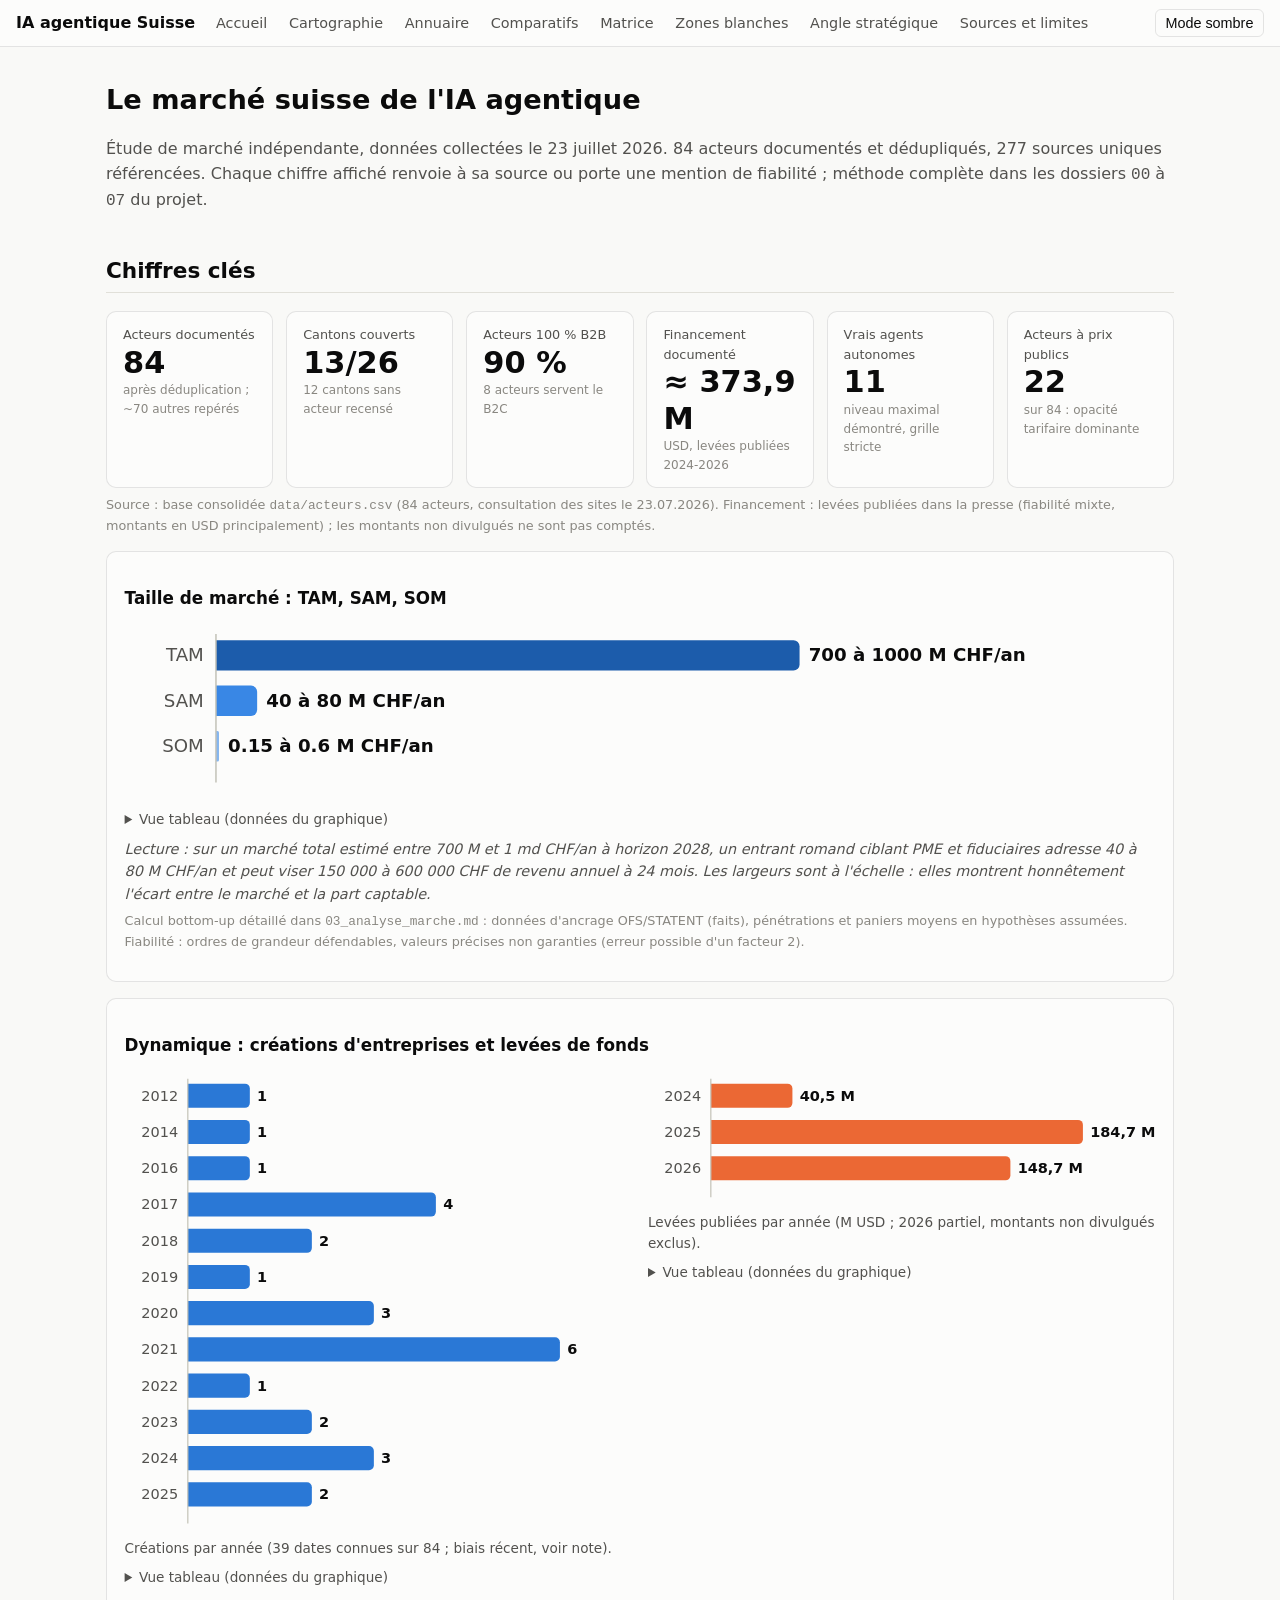
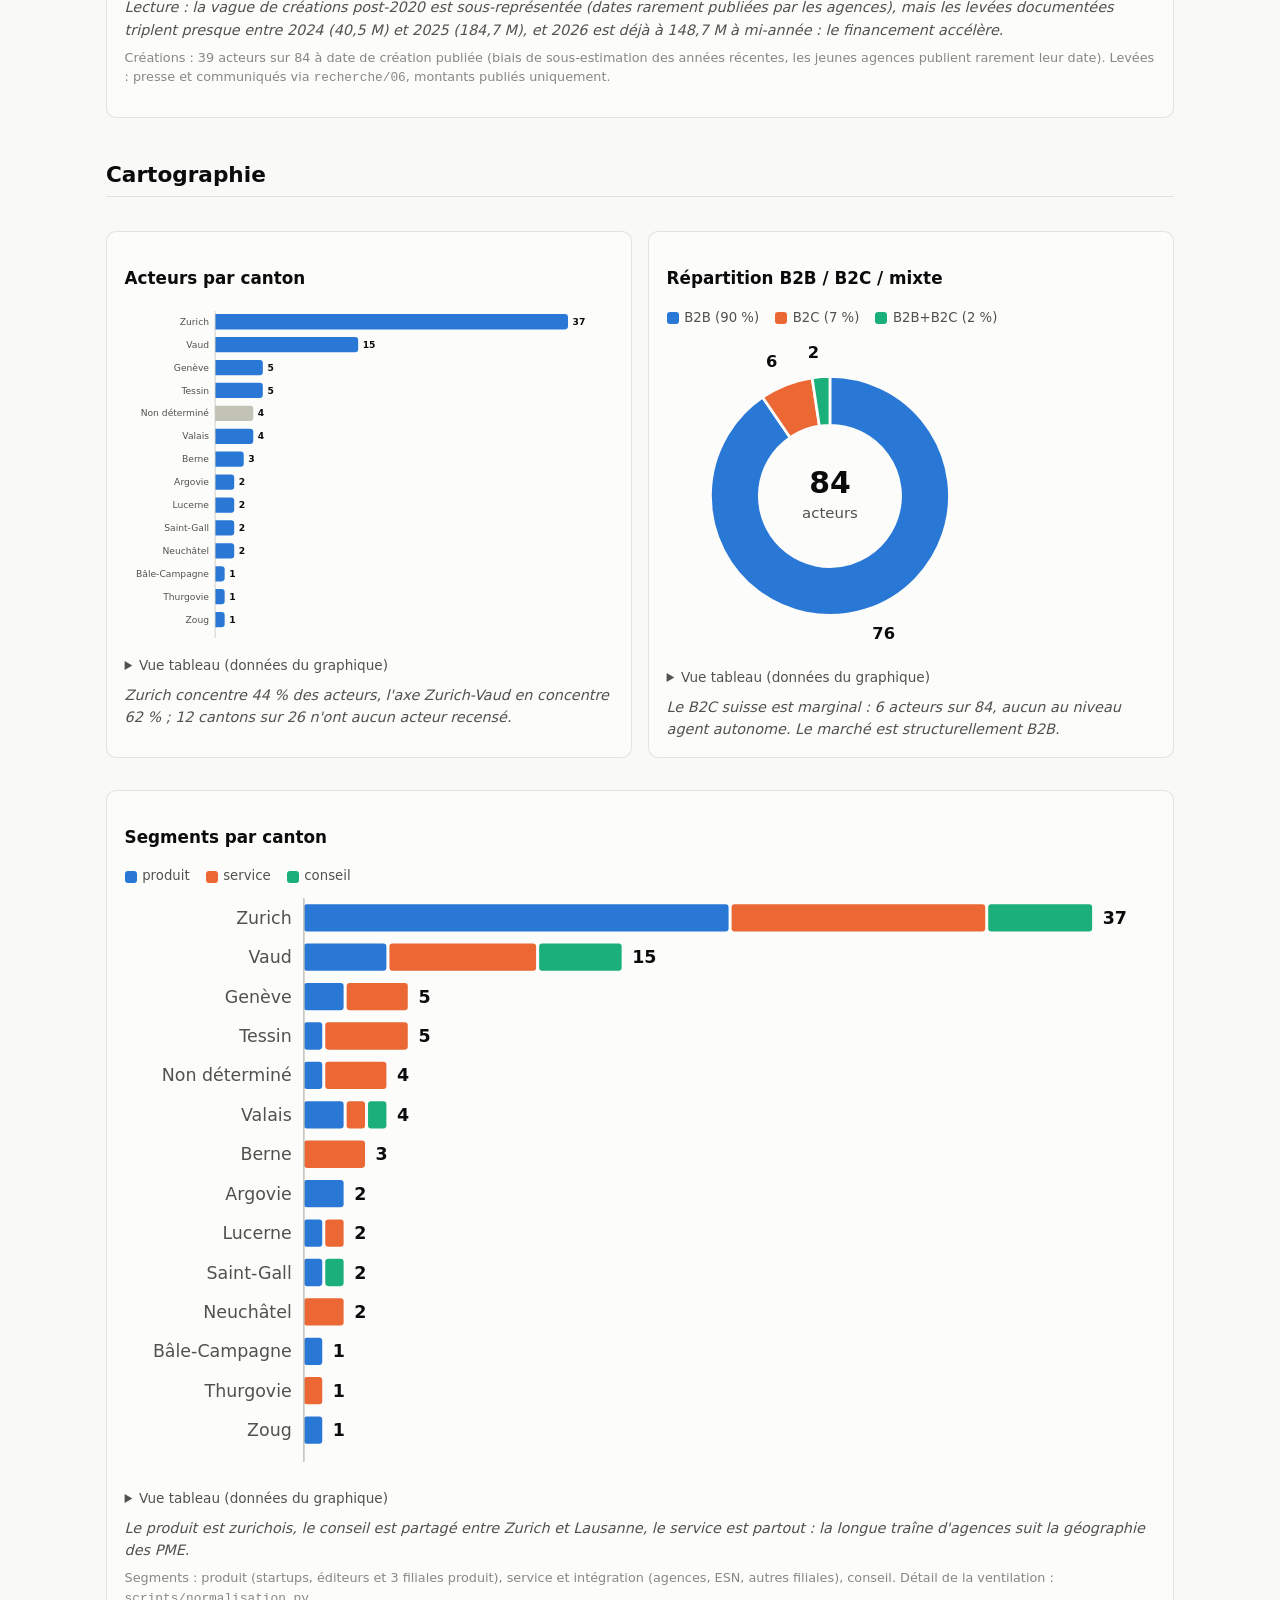
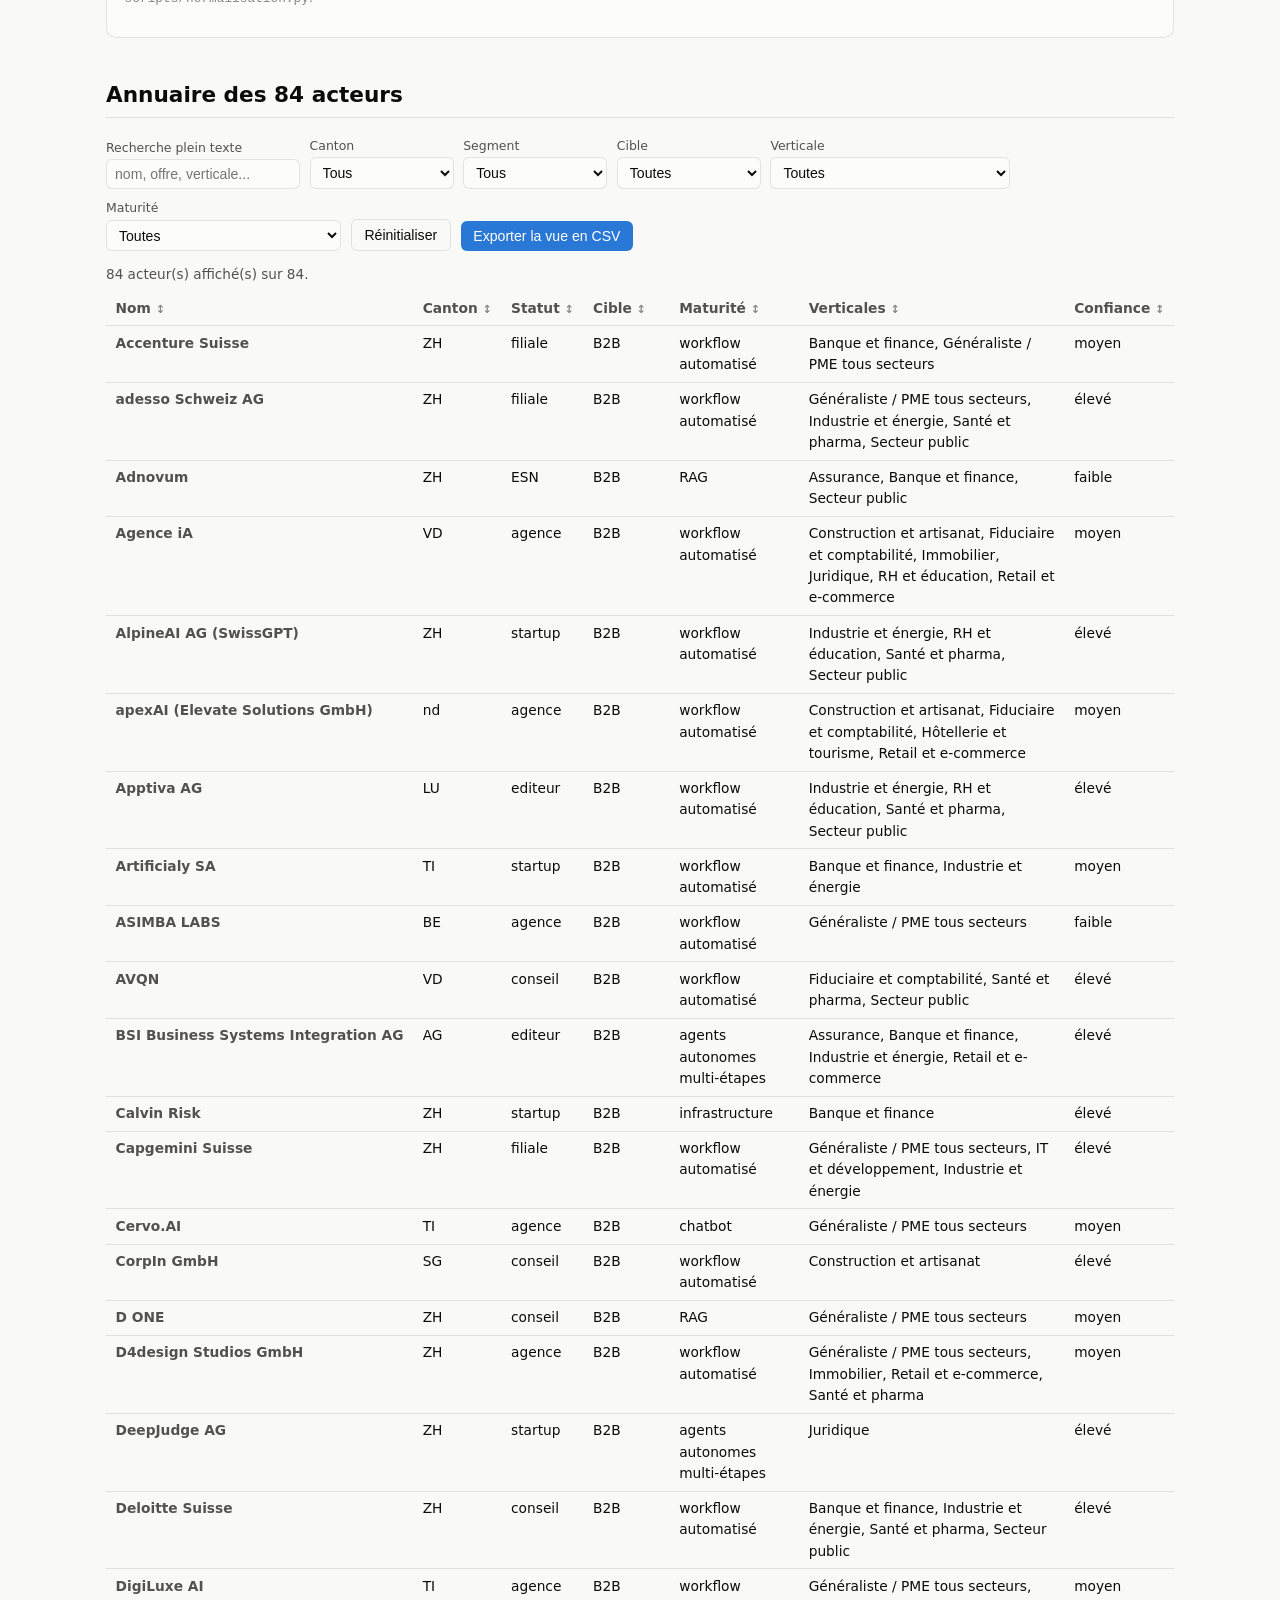
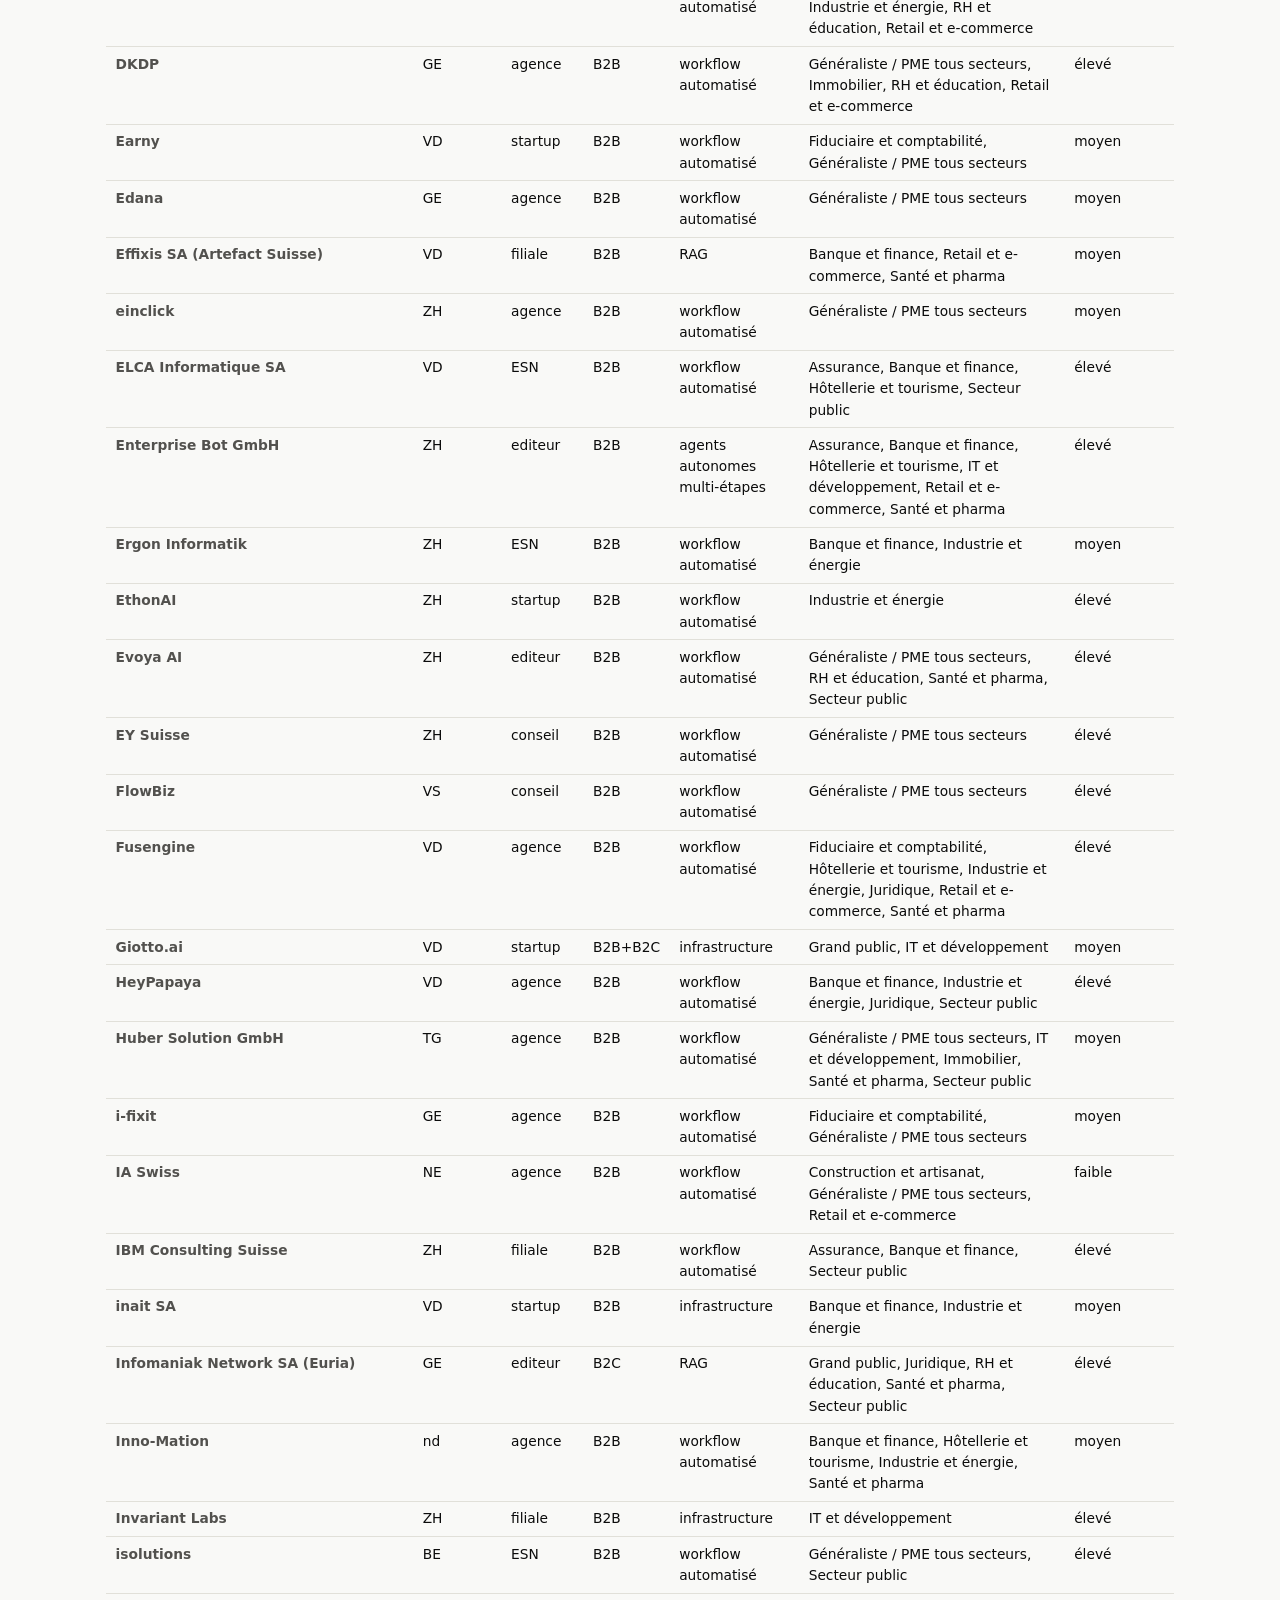
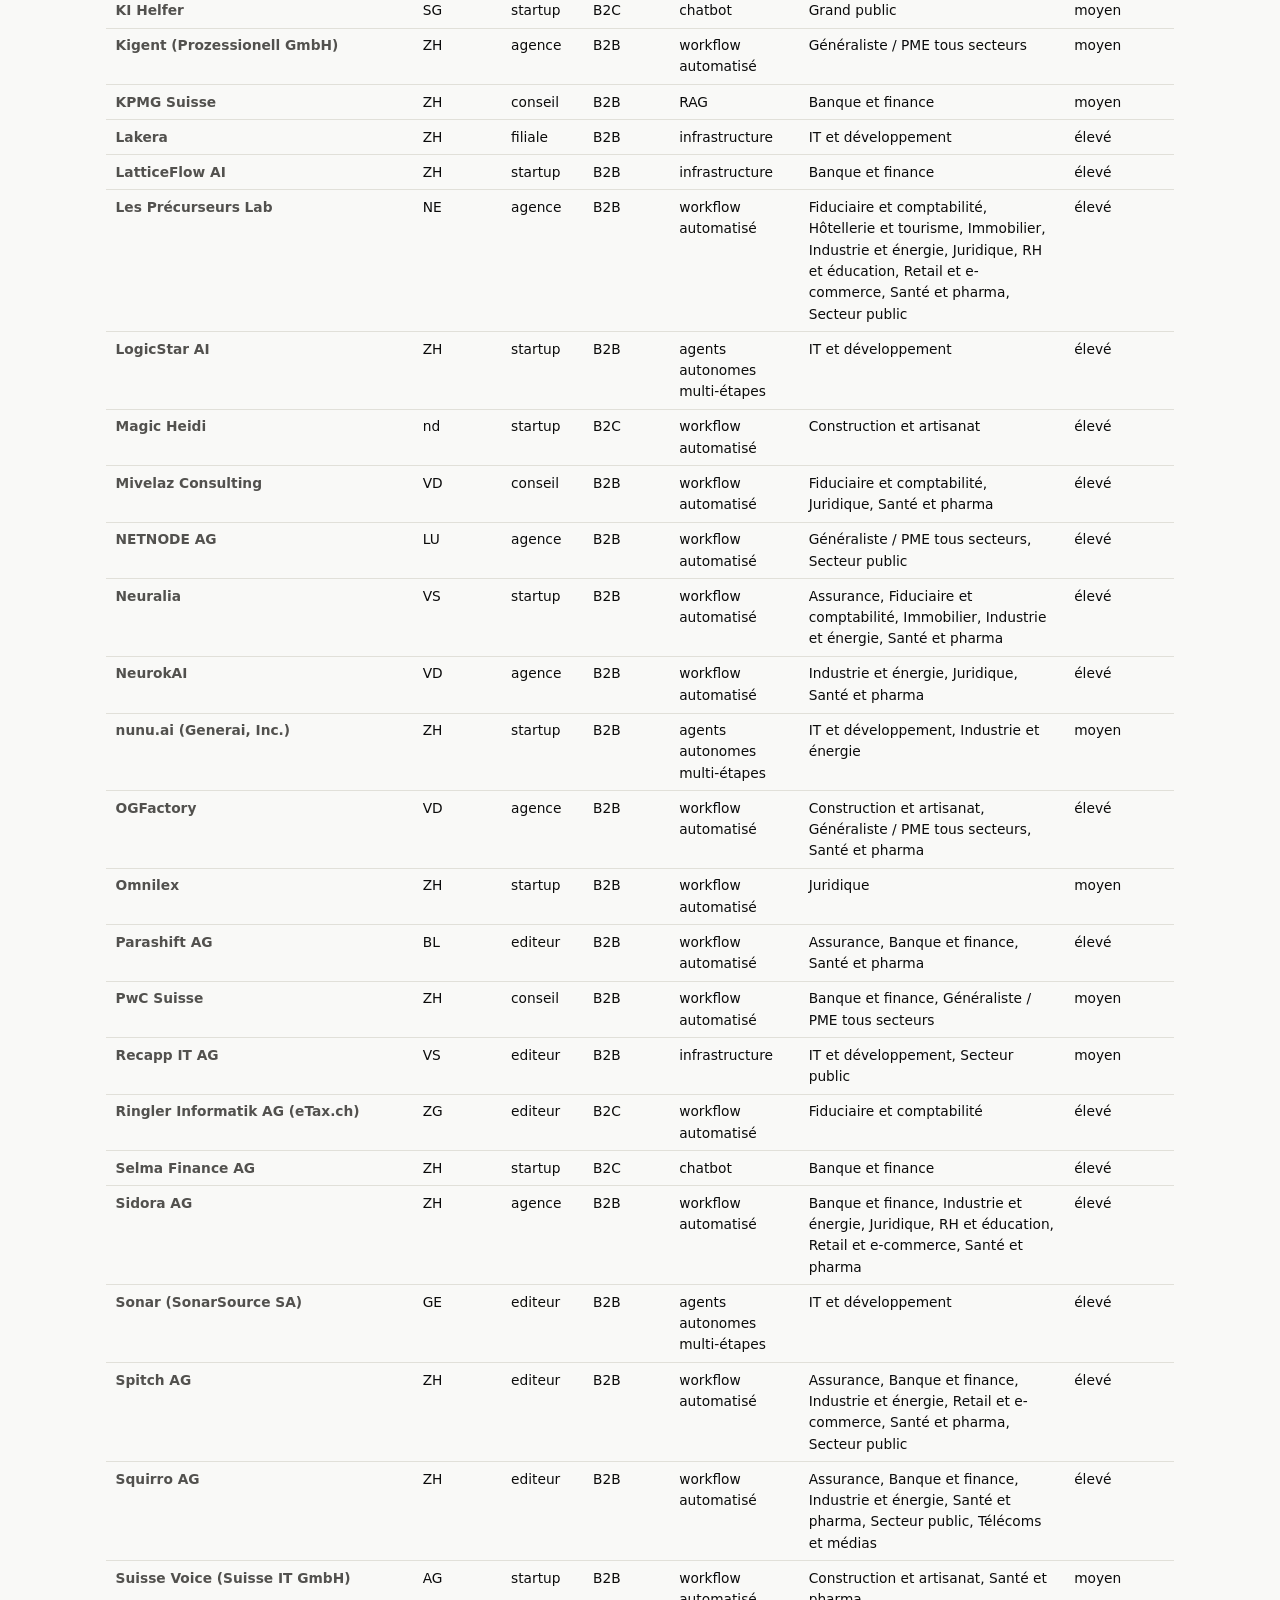
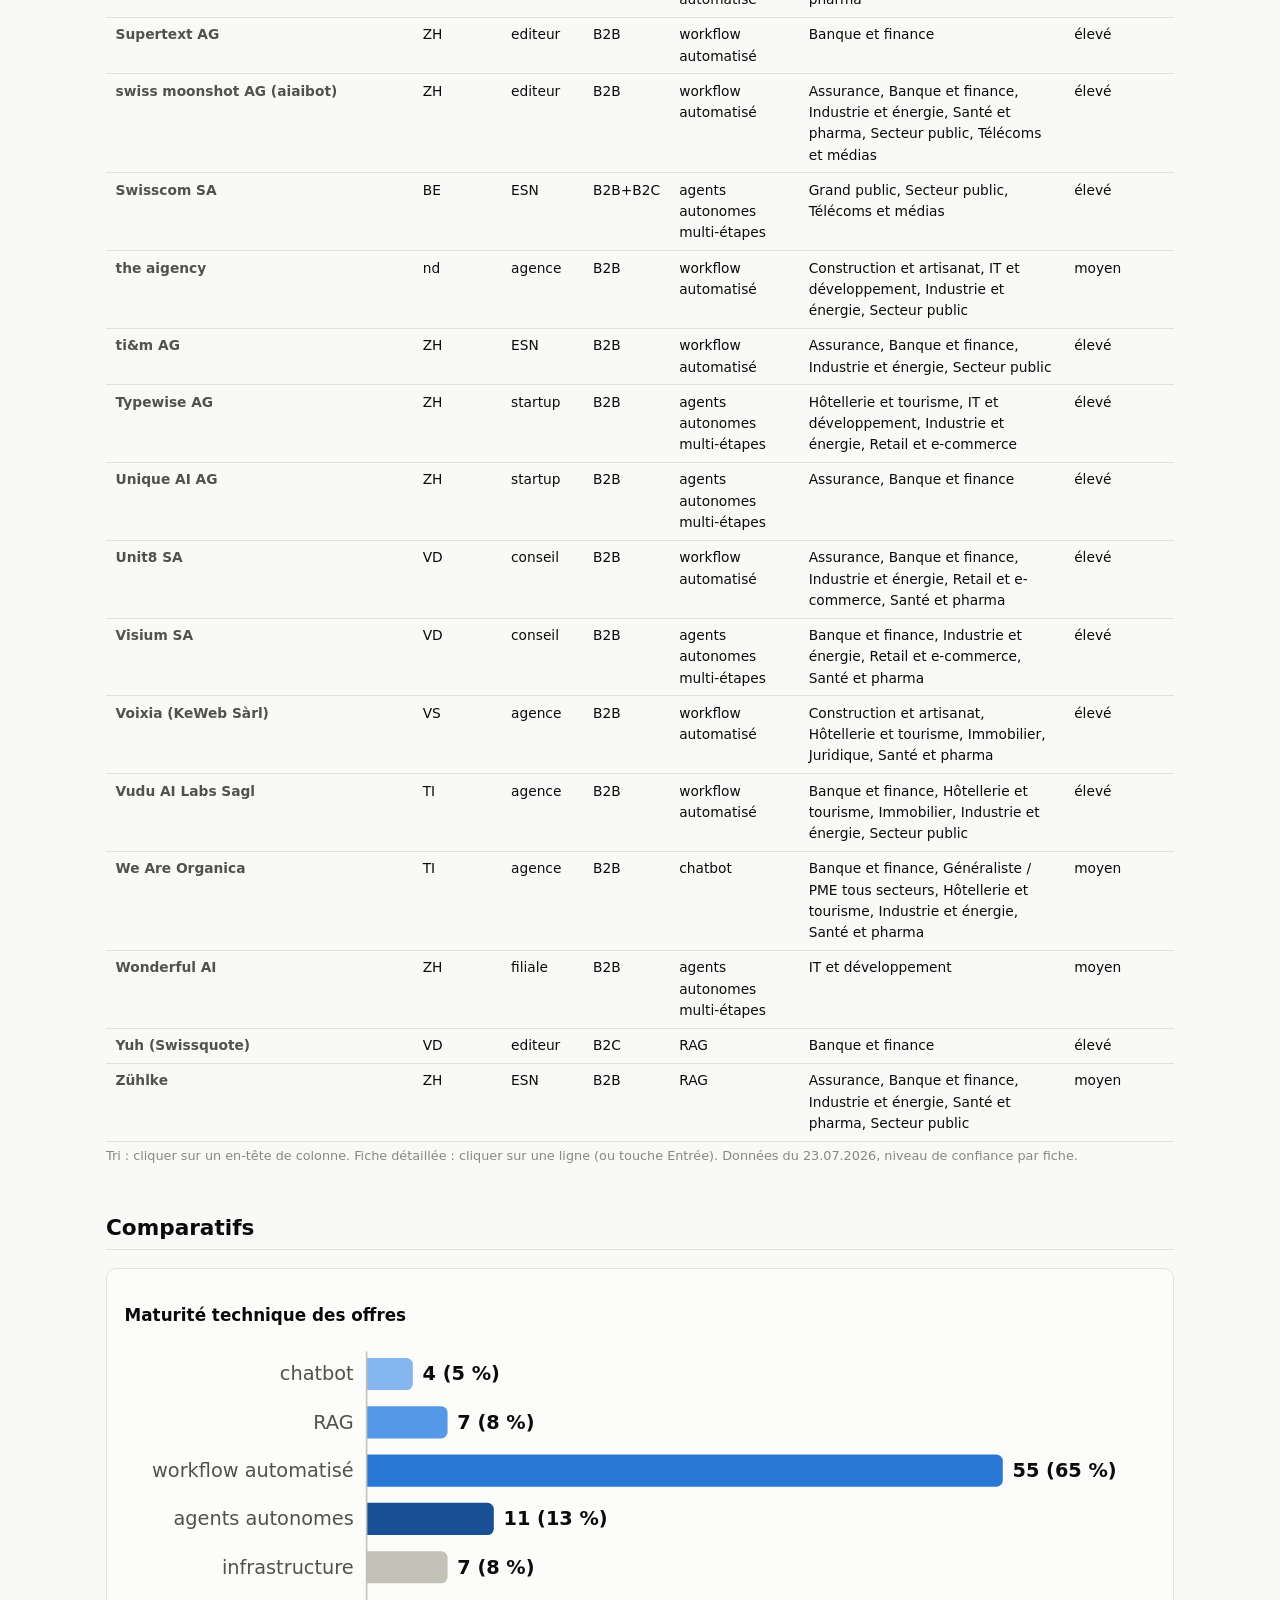
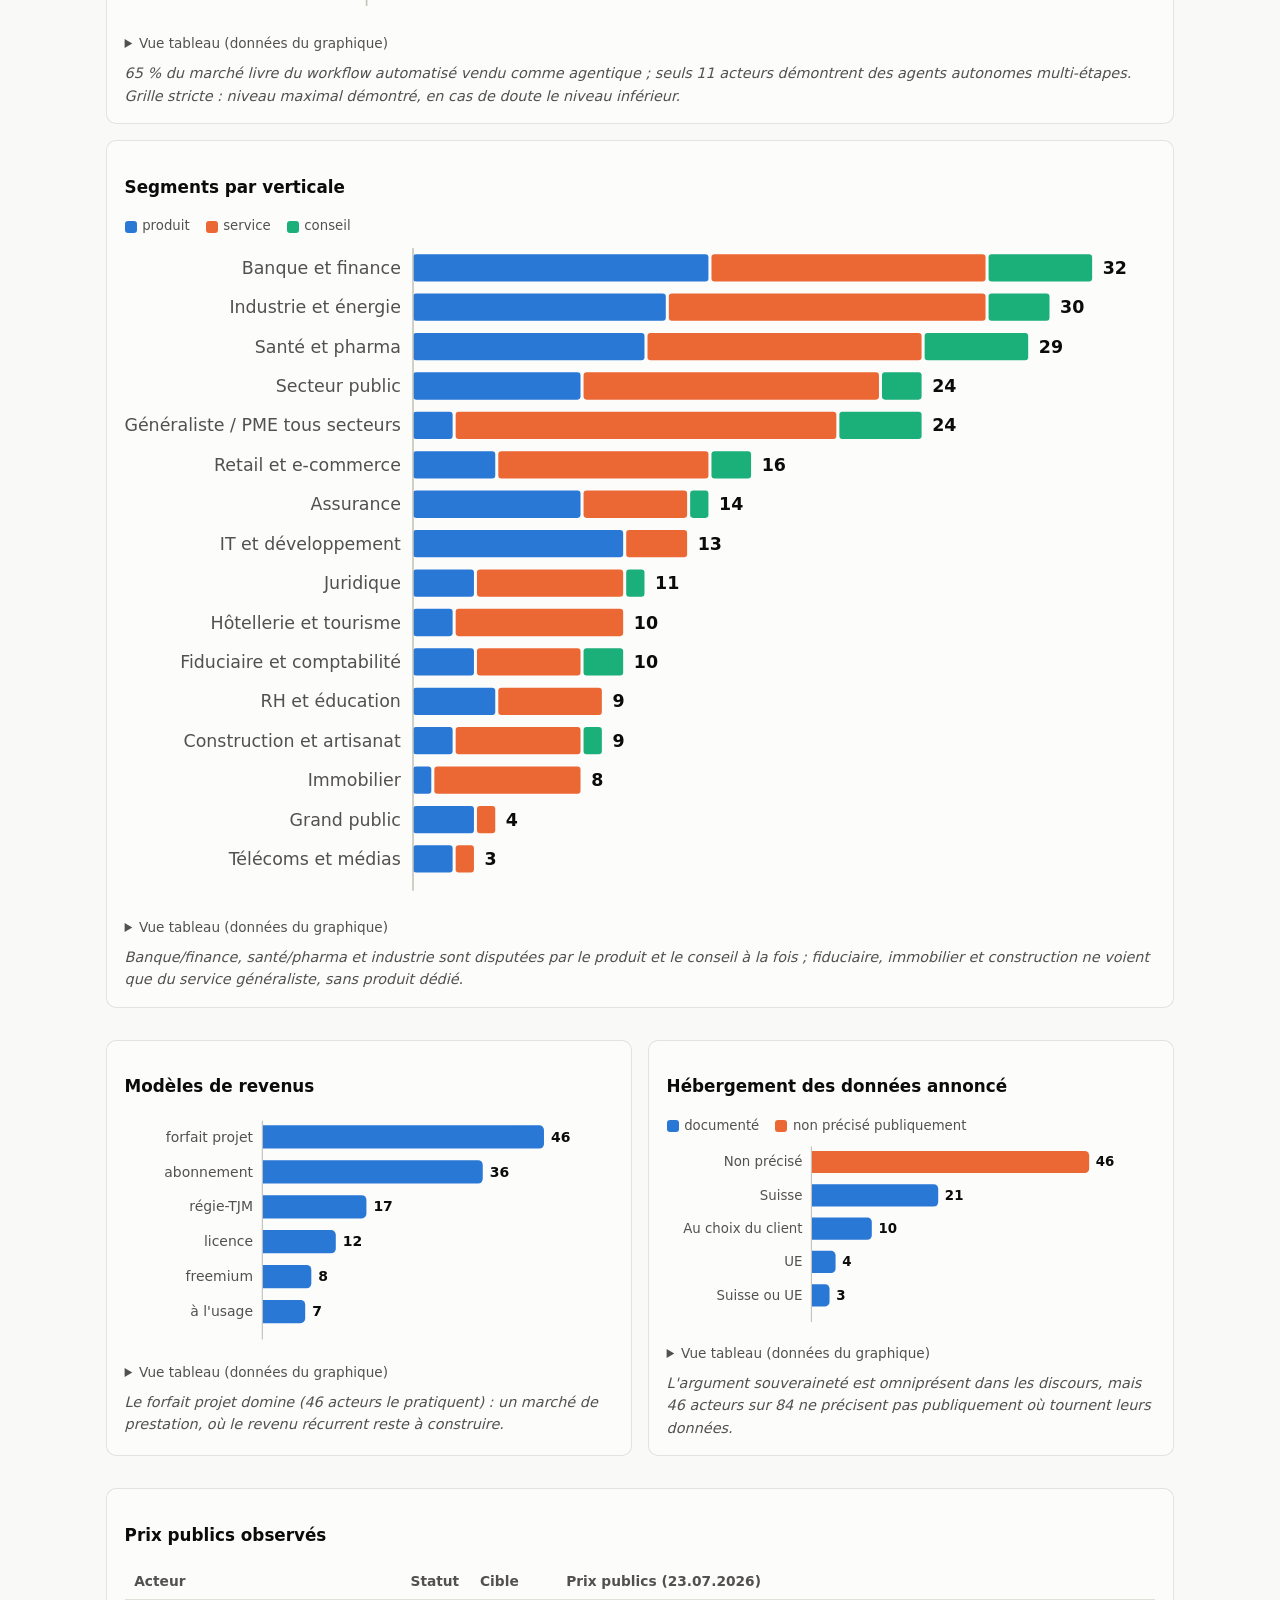
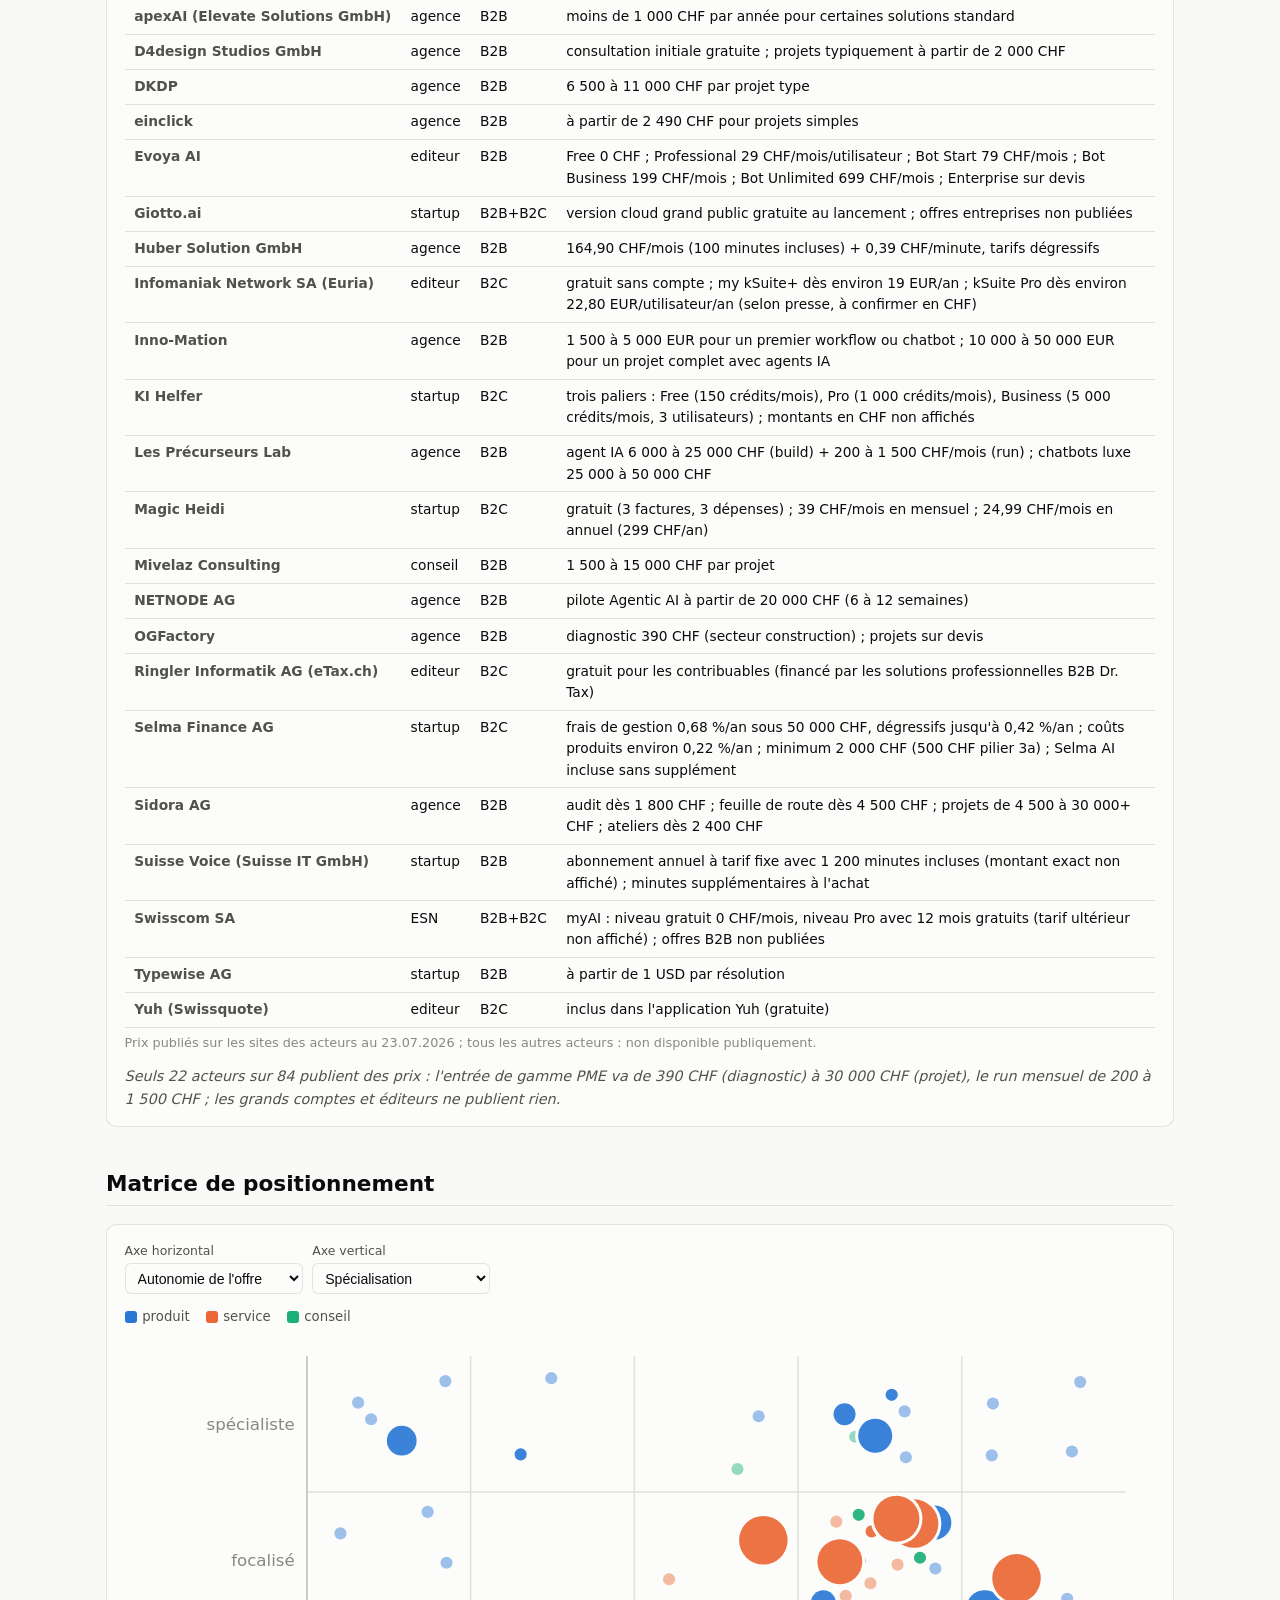
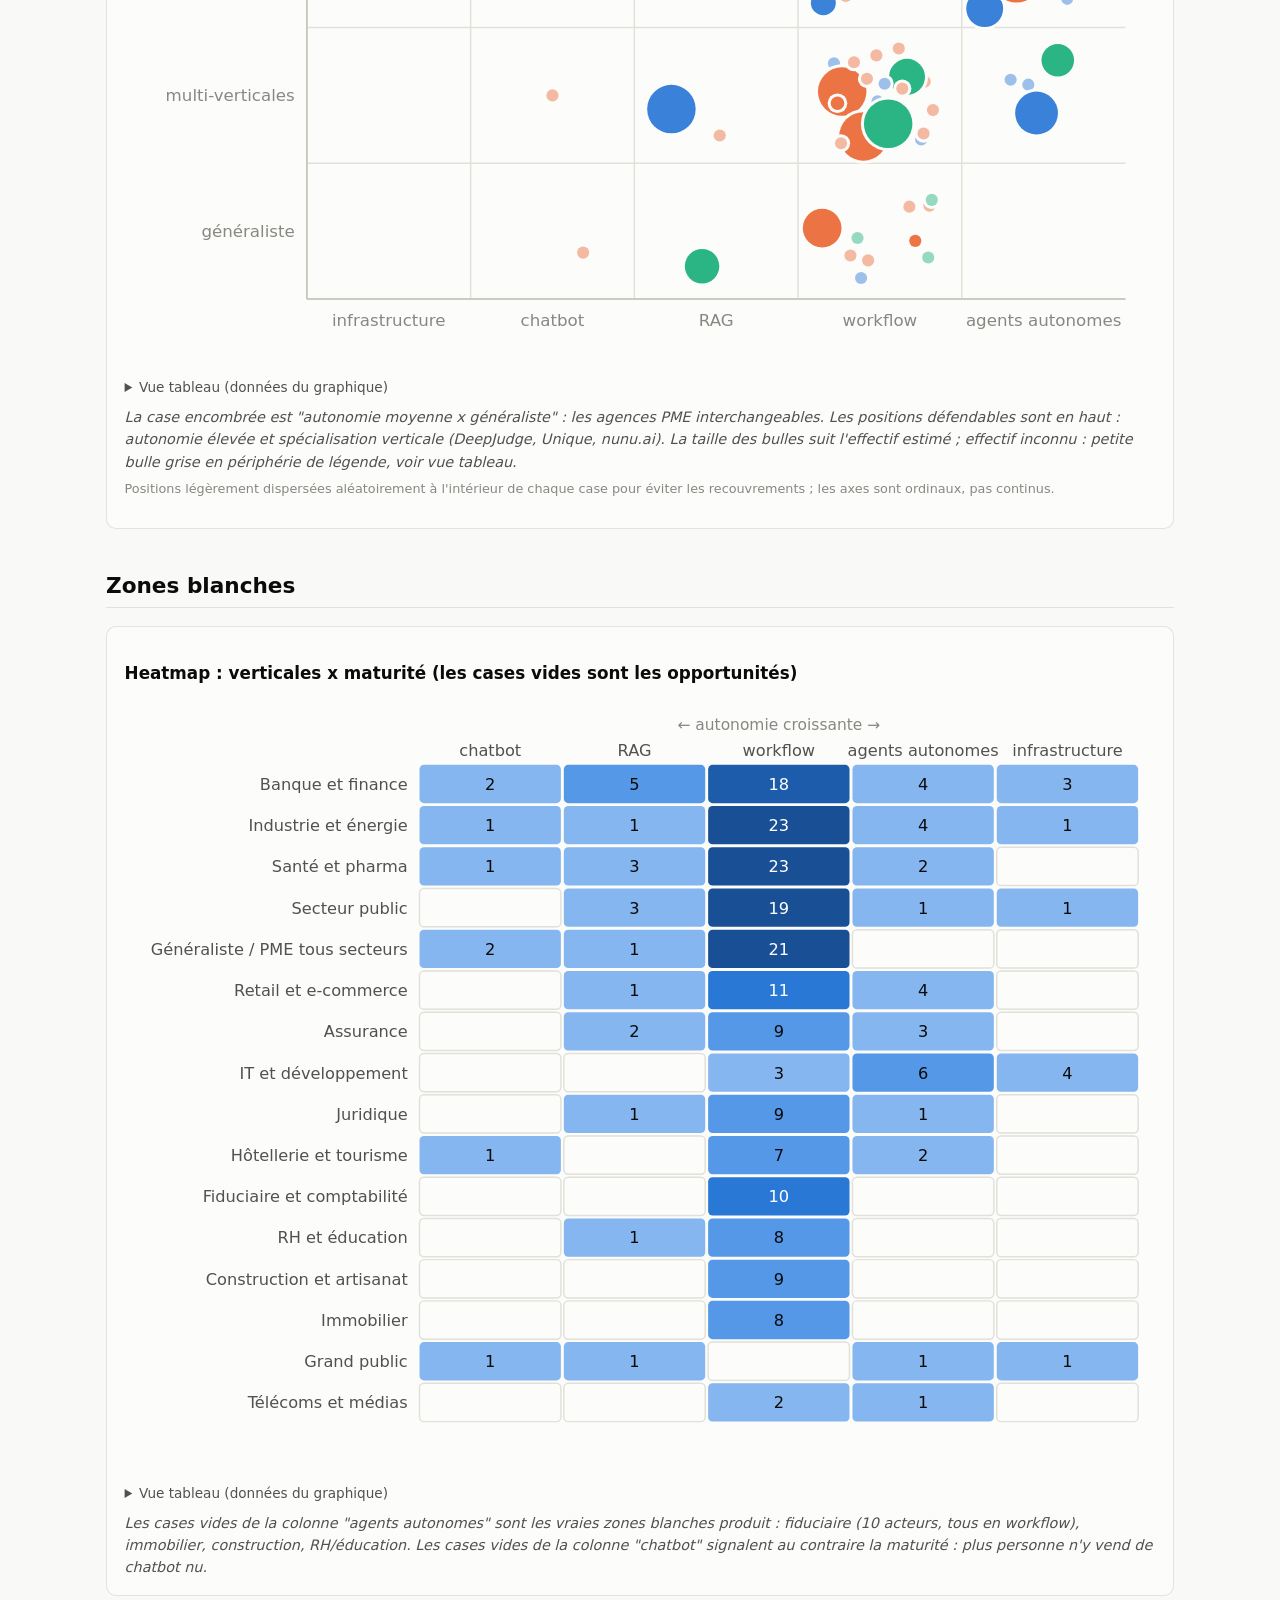
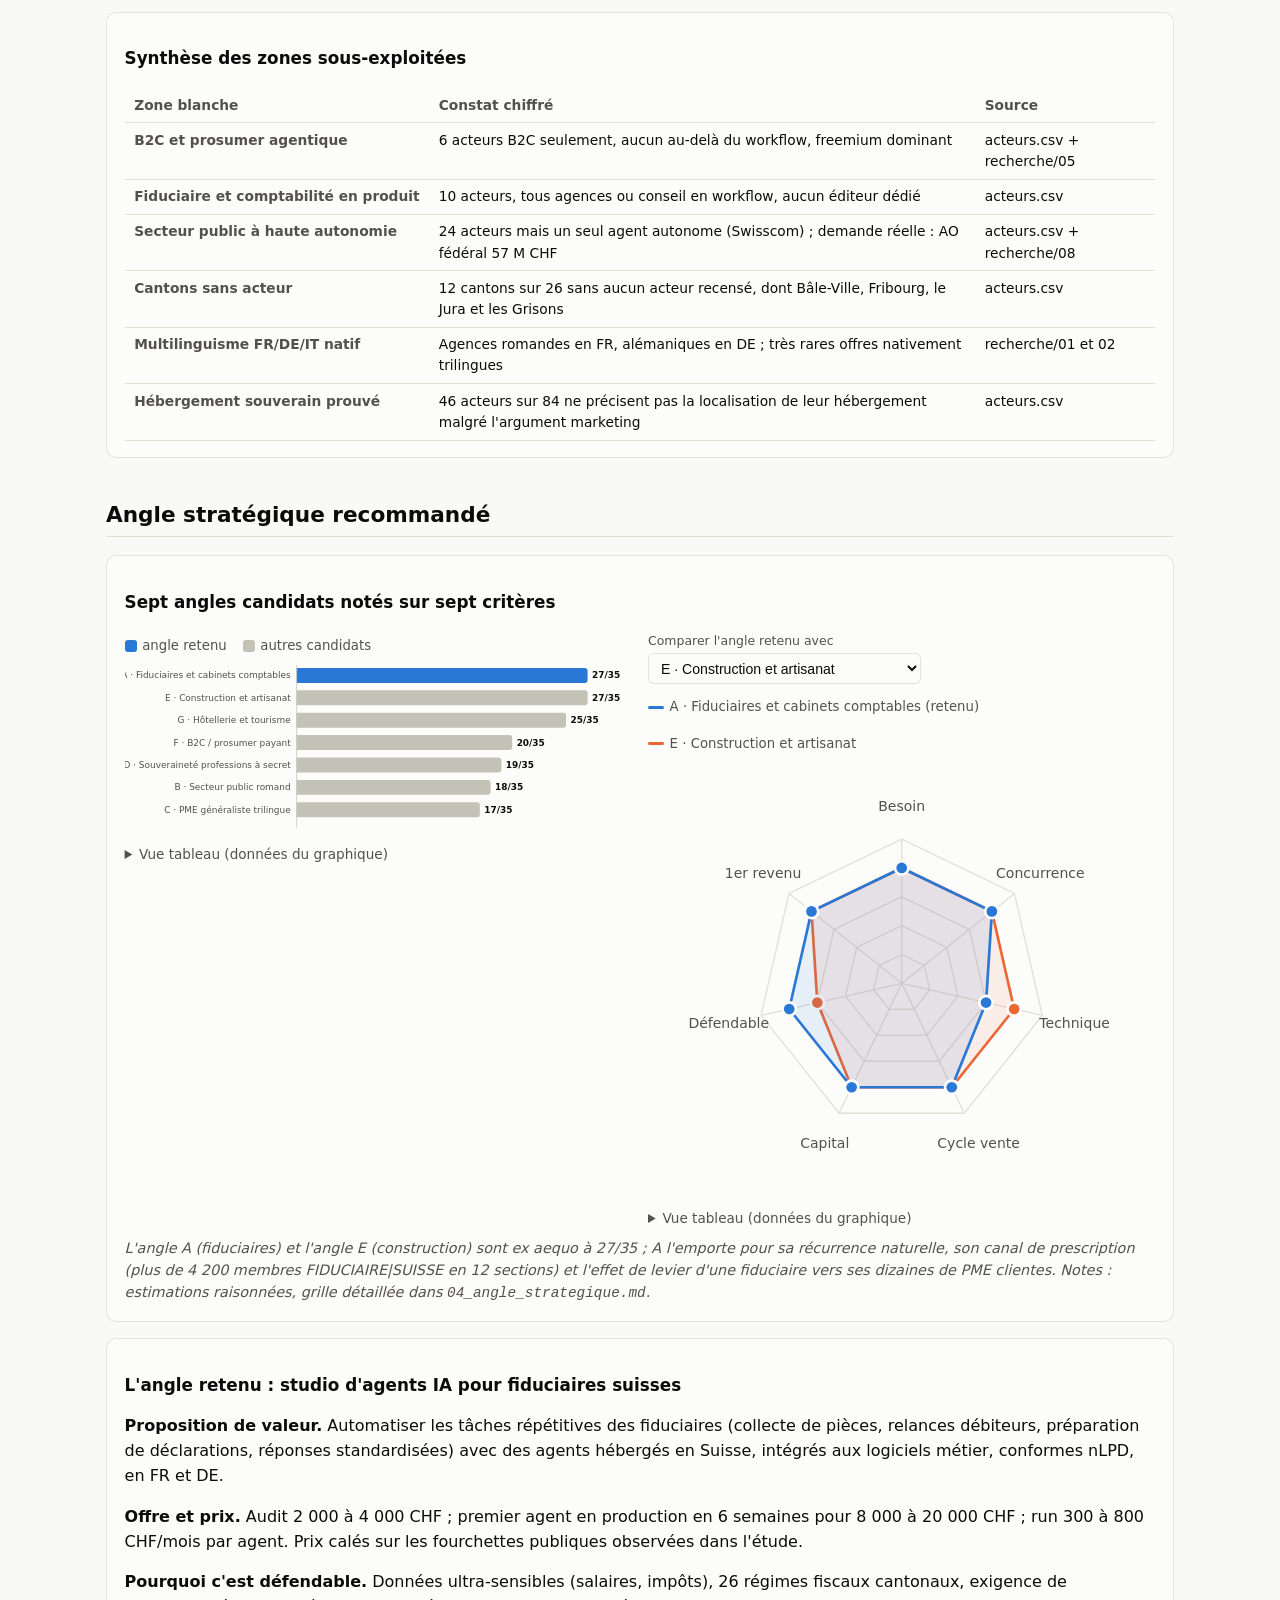
<file: index.html>
<!DOCTYPE html>
<html lang="fr">
<head>
<meta charset="utf-8">
<meta name="viewport" content="width=device-width, initial-scale=1">
<title>IA agentique en Suisse : étude de marché 2026</title>
<link rel="stylesheet" href="assets/style.css">
</head>
<body>
<nav class="topnav" aria-label="Navigation principale">
  <span class="brand">IA agentique Suisse</span>
  <a href="#accueil">Accueil</a>
  <a href="#cartographie">Cartographie</a>
  <a href="#annuaire">Annuaire</a>
  <a href="#comparatifs">Comparatifs</a>
  <a href="#matrice">Matrice</a>
  <a href="#zones-blanches">Zones blanches</a>
  <a href="#angle">Angle stratégique</a>
  <a href="#sources">Sources et limites</a>
  <button id="theme-toggle" aria-pressed="false">Mode sombre</button>
</nav>

<main>
<h1>Le marché suisse de l'IA agentique</h1>
<p class="lead">Étude de marché indépendante, données collectées le 23 juillet 2026.
84 acteurs documentés et dédupliqués, 277 sources uniques référencées. Chaque chiffre affiché renvoie à sa
source ou porte une mention de fiabilité ; méthode complète dans les dossiers
<code>00</code> à <code>07</code> du projet.</p>

<section id="accueil" aria-labelledby="h-accueil">
  <h2 id="h-accueil">Chiffres clés</h2>
  <div class="kpis" id="kpis"></div>
  <p class="source-note">Source : base consolidée <code>data/acteurs.csv</code> (84 acteurs,
  consultation des sites le 23.07.2026). Financement : levées publiées dans la presse
  (fiabilité mixte, montants en USD principalement) ; les montants non divulgués ne sont pas comptés.</p>

  <div class="card">
    <h3>Taille de marché : TAM, SAM, SOM</h3>
    <figure class="chart" id="chart-tam"></figure>
    <p class="lecture" id="lecture-tam"></p>
    <p class="source-note">Calcul bottom-up détaillé dans <code>03_analyse_marche.md</code> :
    données d'ancrage OFS/STATENT (faits), pénétrations et paniers moyens en hypothèses assumées.
    Fiabilité : ordres de grandeur défendables, valeurs précises non garanties (erreur possible d'un facteur 2).</p>
  </div>

  <div class="card">
    <h3>Dynamique : créations d'entreprises et levées de fonds</h3>
    <div class="grid-2">
      <figure class="chart" id="chart-creations"></figure>
      <figure class="chart" id="chart-levees"></figure>
    </div>
    <p class="lecture" id="lecture-dynamique"></p>
    <p class="source-note">Créations : 39 acteurs sur 84 à date de création publiée (biais de
    sous-estimation des années récentes, les jeunes agences publient rarement leur date).
    Levées : presse et communiqués via <code>recherche/06</code>, montants publiés uniquement.</p>
  </div>
</section>

<section id="cartographie" aria-labelledby="h-carto">
  <h2 id="h-carto">Cartographie</h2>
  <div class="grid-2">
    <div class="card">
      <h3>Acteurs par canton</h3>
      <figure class="chart" id="chart-cantons"></figure>
      <p class="lecture">Zurich concentre 44 % des acteurs, l'axe Zurich-Vaud en concentre 62 % ;
      12 cantons sur 26 n'ont aucun acteur recensé.</p>
    </div>
    <div class="card">
      <h3>Répartition B2B / B2C / mixte</h3>
      <figure class="chart" id="chart-cibles"></figure>
      <p class="lecture">Le B2C suisse est marginal : 6 acteurs sur 84, aucun au niveau agent
      autonome. Le marché est structurellement B2B.</p>
    </div>
  </div>
  <div class="card">
    <h3>Segments par canton</h3>
    <figure class="chart" id="chart-canton-segment"></figure>
    <p class="lecture">Le produit est zurichois, le conseil est partagé entre Zurich et Lausanne,
    le service est partout : la longue traîne d'agences suit la géographie des PME.</p>
    <p class="source-note">Segments : produit (startups, éditeurs et 3 filiales produit),
    service et intégration (agences, ESN, autres filiales), conseil. Détail de la ventilation :
    <code>scripts/normalisation.py</code>.</p>
  </div>
</section>

<section id="annuaire" aria-labelledby="h-annuaire">
  <h2 id="h-annuaire">Annuaire des 84 acteurs</h2>
  <div class="filters" role="search" aria-label="Filtres de l'annuaire">
    <label>Recherche plein texte
      <input type="search" id="f-recherche" placeholder="nom, offre, verticale...">
    </label>
    <label>Canton
      <select id="f-canton"><option value="">Tous</option></select>
    </label>
    <label>Segment
      <select id="f-segment"><option value="">Tous</option></select>
    </label>
    <label>Cible
      <select id="f-cible"><option value="">Toutes</option></select>
    </label>
    <label>Verticale
      <select id="f-verticale"><option value="">Toutes</option></select>
    </label>
    <label>Maturité
      <select id="f-maturite"><option value="">Toutes</option></select>
    </label>
    <button class="btn secondary" id="f-reset" type="button">Réinitialiser</button>
    <button class="btn" id="f-export" type="button">Exporter la vue en CSV</button>
  </div>
  <p id="compteur-annuaire" role="status" aria-live="polite"></p>
  <div class="table-wrap">
    <table id="annuaire-table">
      <caption>Tri : cliquer sur un en-tête de colonne. Fiche détaillée : cliquer sur une ligne
      (ou touche Entrée). Données du 23.07.2026, niveau de confiance par fiche.</caption>
      <thead><tr id="annuaire-head"></tr></thead>
      <tbody id="annuaire-body"></tbody>
    </table>
  </div>
  <div id="fiche" hidden></div>
</section>

<section id="comparatifs" aria-labelledby="h-comparatifs">
  <h2 id="h-comparatifs">Comparatifs</h2>
  <div class="card">
    <h3>Maturité technique des offres</h3>
    <figure class="chart" id="chart-maturite"></figure>
    <p class="lecture">65 % du marché livre du workflow automatisé vendu comme agentique ; seuls
    11 acteurs démontrent des agents autonomes multi-étapes. Grille stricte : niveau maximal
    démontré, en cas de doute le niveau inférieur.</p>
  </div>
  <div class="card">
    <h3>Segments par verticale</h3>
    <figure class="chart" id="chart-verticale-segment"></figure>
    <p class="lecture">Banque/finance, santé/pharma et industrie sont disputées par le produit et
    le conseil à la fois ; fiduciaire, immobilier et construction ne voient que du service
    généraliste, sans produit dédié.</p>
  </div>
  <div class="grid-2">
    <div class="card">
      <h3>Modèles de revenus</h3>
      <figure class="chart" id="chart-revenus"></figure>
      <p class="lecture">Le forfait projet domine (46 acteurs le pratiquent) : un marché de
      prestation, où le revenu récurrent reste à construire.</p>
    </div>
    <div class="card">
      <h3>Hébergement des données annoncé</h3>
      <figure class="chart" id="chart-hebergement"></figure>
      <p class="lecture">L'argument souveraineté est omniprésent dans les discours, mais 46 acteurs
      sur 84 ne précisent pas publiquement où tournent leurs données.</p>
    </div>
  </div>
  <div class="card">
    <h3>Prix publics observés</h3>
    <div class="table-wrap" id="table-prix"></div>
    <p class="lecture">Seuls 22 acteurs sur 84 publient des prix : l'entrée de gamme PME va de
    390 CHF (diagnostic) à 30 000 CHF (projet), le run mensuel de 200 à 1 500 CHF ; les grands
    comptes et éditeurs ne publient rien.</p>
  </div>
</section>

<section id="matrice" aria-labelledby="h-matrice">
  <h2 id="h-matrice">Matrice de positionnement</h2>
  <div class="card">
    <div class="filters" aria-label="Axes de la matrice">
      <label>Axe horizontal
        <select id="m-axe-x"></select>
      </label>
      <label>Axe vertical
        <select id="m-axe-y"></select>
      </label>
    </div>
    <figure class="chart" id="chart-matrice"></figure>
    <p class="lecture">La case encombrée est "autonomie moyenne x généraliste" : les agences PME
    interchangeables. Les positions défendables sont en haut : autonomie élevée et spécialisation
    verticale (DeepJudge, Unique, nunu.ai). La taille des bulles suit l'effectif estimé ; effectif
    inconnu : petite bulle grise en périphérie de légende, voir vue tableau.</p>
    <p class="source-note">Positions légèrement dispersées aléatoirement à l'intérieur de chaque
    case pour éviter les recouvrements ; les axes sont ordinaux, pas continus.</p>
  </div>
</section>

<section id="zones-blanches" aria-labelledby="h-zones">
  <h2 id="h-zones">Zones blanches</h2>
  <div class="card">
    <h3>Heatmap : verticales x maturité (les cases vides sont les opportunités)</h3>
    <figure class="chart" id="chart-heatmap"></figure>
    <p class="lecture">Les cases vides de la colonne "agents autonomes" sont les vraies zones
    blanches produit : fiduciaire (10 acteurs, tous en workflow), immobilier, construction,
    RH/éducation. Les cases vides de la colonne "chatbot" signalent au contraire la maturité :
    plus personne n'y vend de chatbot nu.</p>
  </div>
  <div class="card">
    <h3>Synthèse des zones sous-exploitées</h3>
    <div class="table-wrap" id="table-zones"></div>
  </div>
</section>

<section id="angle" aria-labelledby="h-angle">
  <h2 id="h-angle">Angle stratégique recommandé</h2>
  <div class="card">
    <h3>Sept angles candidats notés sur sept critères</h3>
    <div class="grid-2">
      <figure class="chart" id="chart-angles-scores"></figure>
      <div>
        <div class="filters" aria-label="Comparaison radar">
          <label>Comparer l'angle retenu avec
            <select id="a-compare"></select>
          </label>
        </div>
        <figure class="chart" id="chart-angles-radar"></figure>
      </div>
    </div>
    <p class="lecture">L'angle A (fiduciaires) et l'angle E (construction) sont ex aequo à 27/35 ;
    A l'emporte pour sa récurrence naturelle, son canal de prescription (plus de 4 200 membres
    FIDUCIAIRE|SUISSE en 12 sections) et l'effet de levier d'une fiduciaire vers ses dizaines de
    PME clientes. Notes : estimations raisonnées, grille détaillée dans
    <code>04_angle_strategique.md</code>.</p>
  </div>
  <div class="card">
    <h3>L'angle retenu : studio d'agents IA pour fiduciaires suisses</h3>
    <p><strong>Proposition de valeur.</strong> Automatiser les tâches répétitives des fiduciaires
    (collecte de pièces, relances débiteurs, préparation de déclarations, réponses standardisées)
    avec des agents hébergés en Suisse, intégrés aux logiciels métier, conformes nLPD, en FR et DE.</p>
    <p><strong>Offre et prix.</strong> Audit 2 000 à 4 000 CHF ; premier agent en production en
    6 semaines pour 8 000 à 20 000 CHF ; run 300 à 800 CHF/mois par agent. Prix calés sur les
    fourchettes publiques observées dans l'étude.</p>
    <p><strong>Pourquoi c'est défendable.</strong> Données ultra-sensibles (salaires, impôts),
    26 régimes fiscaux cantonaux, exigence de souveraineté : les barrières du marché suisse
    deviennent la défense de l'offre face aux produits internationaux.</p>
    <p><strong>Avant d'engager des moyens.</strong> Test de validation en 30 jours pour moins de
    2 000 CHF : 30 sollicitations, 8 entretiens, vérification des API des logiciels dominants,
    une maquette, objectif un pilote signé. Conditions d'invalidation explicites (budget absent,
    besoin déjà couvert par les plateformes comptables, API inaccessibles) et plan B documenté
    (angle E, construction) dans <code>04_angle_strategique.md</code>.</p>
  </div>
</section>

<section id="sources" aria-labelledby="h-sources">
  <h2 id="h-sources">Sources et limites</h2>
  <div class="card">
    <h3>Limites méthodologiques essentielles</h3>
    <ul class="note">
      <li>Sources exclusivement publiques et en ligne, aucun entretien : les prix réels signés et
      la satisfaction client sont déduits, pas observés.</li>
      <li>Données déclaratives des sites web ; grille d'agenticité stricte appliquée (doute =
      niveau inférieur) pour compenser le biais marketing.</li>
      <li>Champs lacunaires : année de création inconnue pour 45 acteurs, prix publics pour 22
      seulement, hébergement non précisé pour 46.</li>
      <li>Recensement non exhaustif : environ 70 acteurs supplémentaires repérés mais non
      documentés (<code>data/acteurs_annexe.md</code>).</li>
      <li>Péremption : 6 à 12 mois pour les données concurrentielles, moins pour le réglementaire
      (AI Act art. 50 applicable dès août 2026, avant-projet suisse attendu fin 2026).</li>
      <li>Détail complet dans <code>07_limites.md</code>.</li>
    </ul>
  </div>
  <div class="card">
    <h3>Bibliographie</h3>
    <div class="filters">
      <label>Filtrer les sources
        <input type="search" id="s-recherche" placeholder="titre, usage...">
      </label>
    </div>
    <div class="table-wrap" id="table-sources"></div>
  </div>
</section>

<footer>
  Étude réalisée le 23 juillet 2026. Base : <code>data/acteurs.csv</code> (schéma contractuel de
  20 colonnes). Site statique sans dépendance externe ni appel réseau ; graphiques SVG générés
  par <code>assets/app.js</code>. Régénération des données : <code>python3 scripts/gen_site_data.py</code>.
</footer>
</main>

<div id="tooltip" role="status" aria-hidden="true"></div>
<script src="assets/data.js"></script>
<script src="assets/app.js"></script>
</body>
</html>
</file>
<file: assets/style.css>
/* Étude de marché IA agentique Suisse : styles du mini-site.
   Palette et spécifications : méthode dataviz, palette de référence validée
   (validate_palette.js, modes light et dark). Typographie système uniquement. */

:root {
  color-scheme: light;
  --surface-1: #fcfcfb;      /* surface des cartes et graphiques */
  --page: #f9f9f7;
  --text-primary: #0b0b0b;
  --text-secondary: #52514e;
  --muted: #898781;
  --grid: #e1e0d9;
  --baseline: #c3c2b7;
  --border: rgba(11, 11, 11, 0.10);
  --series-1: #2a78d6;       /* bleu : slot catégoriel 1 */
  --series-2: #eb6834;       /* orange : slot 2 */
  --series-3: #1baf7a;       /* aqua : slot 3 */
  --de-emphasis: #c3c2b7;    /* gris de mise en retrait */
  --seq-250: #86b6ef; --seq-300: #6da7ec; --seq-350: #5598e7;
  --seq-400: #3987e5; --seq-450: #2a78d6; --seq-500: #256abf;
  --seq-550: #1c5cab; --seq-600: #184f95;
  --focus: #2a78d6;
}
@media (prefers-color-scheme: dark) {
  :root:where(:not([data-theme="light"])) {
    color-scheme: dark;
    --surface-1: #1a1a19;
    --page: #0d0d0d;
    --text-primary: #ffffff;
    --text-secondary: #c3c2b7;
    --muted: #898781;
    --grid: #2c2c2a;
    --baseline: #383835;
    --border: rgba(255, 255, 255, 0.10);
    --series-1: #3987e5;
    --series-2: #d95926;
    --series-3: #199e70;
    --de-emphasis: #52514e;
    --focus: #3987e5;
  }
}
:root[data-theme="dark"] {
  color-scheme: dark;
  --surface-1: #1a1a19;
  --page: #0d0d0d;
  --text-primary: #ffffff;
  --text-secondary: #c3c2b7;
  --muted: #898781;
  --grid: #2c2c2a;
  --baseline: #383835;
  --border: rgba(255, 255, 255, 0.10);
  --series-1: #3987e5;
  --series-2: #d95926;
  --series-3: #199e70;
  --de-emphasis: #52514e;
  --focus: #3987e5;
}

* { box-sizing: border-box; }
html { scroll-behavior: smooth; scroll-padding-top: 4.2rem; }
body {
  margin: 0;
  font-family: system-ui, -apple-system, "Segoe UI", sans-serif;
  background: var(--page);
  color: var(--text-primary);
  line-height: 1.55;
  font-size: 16px;
}
a { color: var(--series-1); }
a:focus-visible, button:focus-visible, input:focus-visible, select:focus-visible,
tr:focus-visible, summary:focus-visible {
  outline: 2px solid var(--focus);
  outline-offset: 2px;
}

/* Navigation */
nav.topnav {
  position: sticky; top: 0; z-index: 50;
  display: flex; align-items: center; gap: 0.25rem; flex-wrap: wrap;
  background: var(--surface-1);
  border-bottom: 1px solid var(--border);
  padding: 0.45rem 1rem;
}
nav.topnav a {
  color: var(--text-secondary); text-decoration: none;
  padding: 0.3rem 0.55rem; border-radius: 6px; font-size: 0.9rem;
}
nav.topnav a:hover { background: var(--grid); color: var(--text-primary); }
nav.topnav .brand { font-weight: 600; color: var(--text-primary); margin-right: 0.5rem; }
#theme-toggle {
  margin-left: auto;
  background: none; border: 1px solid var(--border); border-radius: 6px;
  color: var(--text-primary); padding: 0.3rem 0.6rem; cursor: pointer; font-size: 0.9rem;
}

main { max-width: 1100px; margin: 0 auto; padding: 1rem; }
section { margin: 2.5rem 0; }
h1 { font-size: 1.7rem; margin: 1rem 0 0.2rem; }
h2 { font-size: 1.35rem; border-bottom: 1px solid var(--grid); padding-bottom: 0.3rem; margin-top: 0; }
h3 { font-size: 1.05rem; }
.lead, .note { color: var(--text-secondary); }
.note { font-size: 0.85rem; }
.source-note { font-size: 0.8rem; color: var(--muted); margin-top: 0.4rem; }
.lecture { font-size: 0.9rem; color: var(--text-secondary); margin: 0.5rem 0 0; font-style: italic; }

.card {
  background: var(--surface-1);
  border: 1px solid var(--border);
  border-radius: 10px;
  padding: 1rem 1.1rem;
  margin: 1rem 0;
}
.grid-2 { display: grid; grid-template-columns: 1fr 1fr; gap: 1rem; }
@media (max-width: 800px) { .grid-2 { grid-template-columns: 1fr; } }

/* Tuiles de chiffres clés */
.kpis { display: grid; grid-template-columns: repeat(auto-fit, minmax(150px, 1fr)); gap: 0.8rem; }
.kpi {
  background: var(--surface-1); border: 1px solid var(--border);
  border-radius: 10px; padding: 0.8rem 1rem;
}
.kpi .label { font-size: 0.8rem; color: var(--text-secondary); }
.kpi .value { font-size: 1.9rem; font-weight: 600; line-height: 1.2; }
.kpi .detail { font-size: 0.75rem; color: var(--muted); }

/* Graphiques SVG */
figure.chart { margin: 0; }
figure.chart svg { display: block; width: 100%; height: auto; }
figure.chart .plot-wrap { overflow-x: auto; }
.legend { display: flex; gap: 1rem; flex-wrap: wrap; font-size: 0.83rem; color: var(--text-secondary); margin: 0.3rem 0; }
.legend .key { display: inline-flex; align-items: center; gap: 0.35rem; }
.legend .swatch { width: 12px; height: 12px; border-radius: 3px; display: inline-block; }
.legend .linekey { width: 16px; height: 3px; border-radius: 2px; display: inline-block; }

/* Infobulle */
#tooltip {
  position: fixed; z-index: 100; pointer-events: none;
  background: var(--surface-1); border: 1px solid var(--border); border-radius: 8px;
  padding: 0.45rem 0.65rem; font-size: 0.82rem;
  box-shadow: 0 4px 14px rgba(0, 0, 0, 0.18);
  max-width: 300px; display: none;
}
#tooltip .t-title { color: var(--text-secondary); margin-bottom: 0.15rem; }
#tooltip .t-row { display: flex; align-items: center; gap: 0.4rem; }
#tooltip .t-val { font-weight: 600; }
#tooltip .t-key { width: 12px; height: 3px; border-radius: 2px; display: inline-block; }

/* Tableaux */
.table-wrap { overflow-x: auto; }
table { border-collapse: collapse; width: 100%; font-size: 0.86rem; }
th, td { text-align: left; padding: 0.4rem 0.6rem; border-bottom: 1px solid var(--grid); vertical-align: top; }
th { color: var(--text-secondary); font-weight: 600; white-space: nowrap; }
td.num, th.num { text-align: right; font-variant-numeric: tabular-nums; }
tbody tr:hover { background: var(--grid); }
caption { text-align: left; color: var(--muted); font-size: 0.8rem; padding: 0.3rem 0; caption-side: bottom; }

details.tableview { margin-top: 0.5rem; }
details.tableview summary { cursor: pointer; color: var(--text-secondary); font-size: 0.85rem; }

/* Annuaire */
.filters {
  display: flex; gap: 0.6rem; flex-wrap: wrap; align-items: end;
  margin-bottom: 0.8rem;
}
.filters label { display: flex; flex-direction: column; font-size: 0.78rem; color: var(--text-secondary); gap: 0.15rem; }
.filters select, .filters input {
  background: var(--surface-1); color: var(--text-primary);
  border: 1px solid var(--border); border-radius: 6px; padding: 0.35rem 0.5rem; font-size: 0.88rem;
  min-width: 9rem;
}
.filters button, .btn {
  background: var(--series-1); color: #fff; border: none; border-radius: 6px;
  padding: 0.45rem 0.8rem; font-size: 0.88rem; cursor: pointer;
}
.btn.secondary { background: none; color: var(--text-primary); border: 1px solid var(--border); }
#annuaire-table th { cursor: pointer; user-select: none; }
#annuaire-table th .arrow { color: var(--muted); font-size: 0.7rem; }
#annuaire-table tbody tr { cursor: pointer; }
#compteur-annuaire { font-size: 0.85rem; color: var(--text-secondary); margin: 0.4rem 0; }

/* Fiche détaillée */
#fiche {
  border: 1px solid var(--border); border-radius: 10px; padding: 1rem;
  background: var(--surface-1); margin-top: 0.8rem;
}
#fiche dl { display: grid; grid-template-columns: minmax(140px, max-content) 1fr; gap: 0.25rem 1rem; margin: 0.5rem 0; }
#fiche dt { color: var(--text-secondary); font-size: 0.83rem; }
#fiche dd { margin: 0; font-size: 0.9rem; }
#fiche .close { float: right; }

.badge {
  display: inline-block; padding: 0.05rem 0.5rem; border-radius: 99px;
  font-size: 0.75rem; border: 1px solid var(--border); color: var(--text-secondary);
}
.badge.conf-élevé { border-color: var(--series-3); }
.badge.conf-faible { border-color: var(--series-2); }

/* Heatmap : cellules VIDE */
.cell-vide { fill: var(--surface-1); stroke: var(--grid); stroke-dasharray: none; }

footer { color: var(--muted); font-size: 0.8rem; padding: 2rem 0; border-top: 1px solid var(--grid); margin-top: 2rem; }

@media print {
  nav.topnav, #theme-toggle, .filters, .btn { display: none; }
  .card { break-inside: avoid; }
}
</file>
